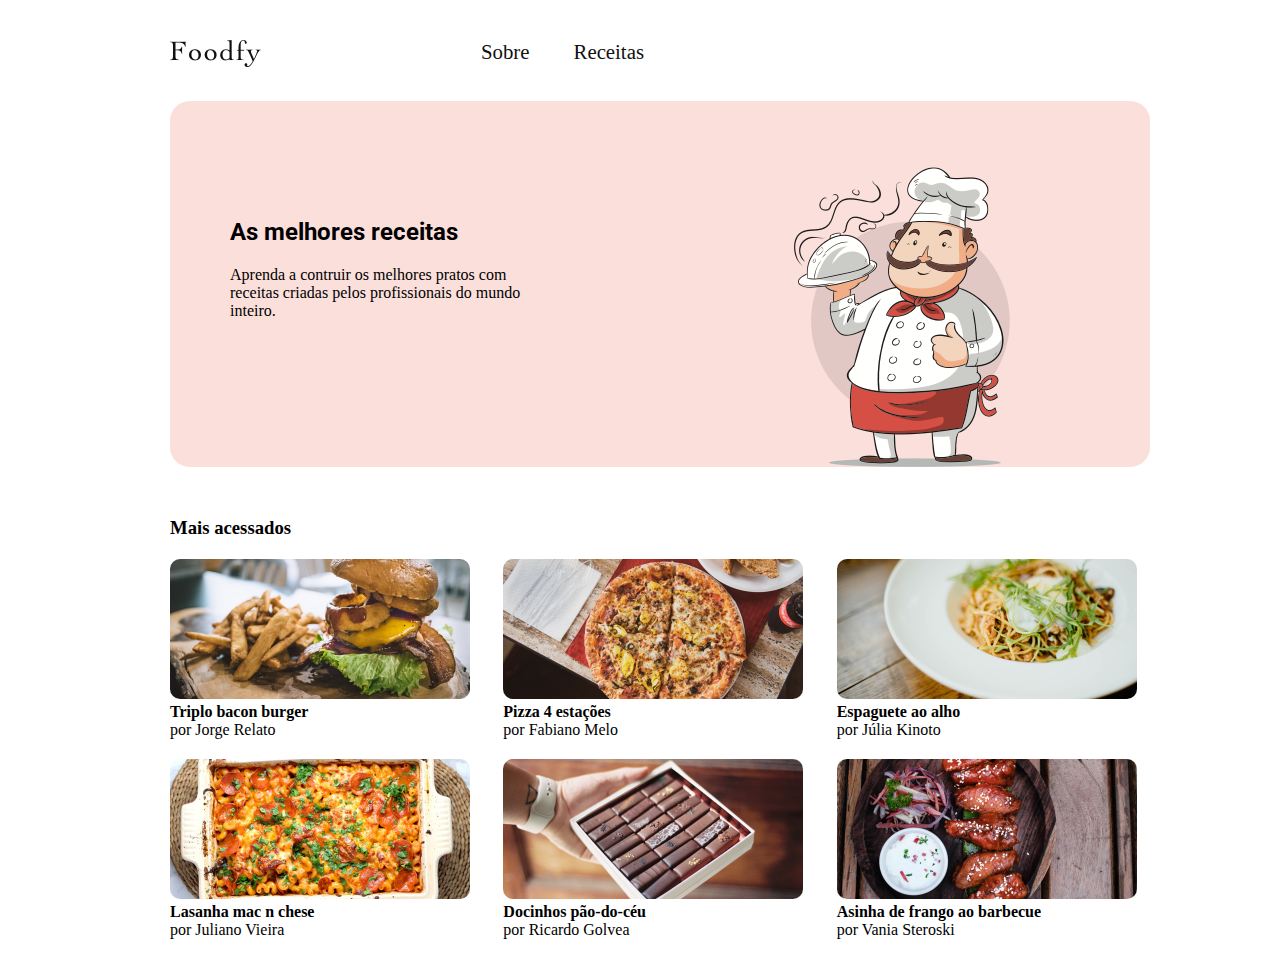
<file: index.html>
<!DOCTYPE html>
<html lang="en">
    <head>
        <meta charset="UTF-8">
        <meta name="viewport" content="width=device-width, initial-scale=1.0">
        <title>Foodfy</title>
        <link rel="stylesheet" href="styles.css">
        <link href="https://fonts.googleapis.com/css2?family=Roboto:wght@700&display=swap" rel="stylesheet">
        <link href="https://fonts.googleapis.com/css2?family=Roboto:wght@400;700&display=swap" rel="stylesheet">
    </head>

    

    <body>
        <header>
            <div class="clique">
                <a href="/index.html">clique--aquiiii</a>
            </div>
            <div class="logo">
                <img src="/assets/logo.png" alt="">
            </div>
            <buton class="menu-togle">

            </buton>
            <nav class="menu">
                <ul>
                    <li class="pri">
                        <a href="/sobre.html">Sobre</a>
                    </li>
                    <li class="seg">
                        <a href="/receitas.html">Receitas</a>
                    </li>                      
                  
                </ul>
            </nav>
        </header>
        
        
        <body>
            <div class="retangulo">
               <span> <img src="/assets/chef.png" alt=""></span>
               <h2>As melhores receitas</h2>
               <p>Aprenda a contruir os melhores pratos com receitas criadas pelos profissionais do mundo inteiro.</p>
            </div>

            <div>
                <h3 class="titulo">
                    Mais acessados
                </h3>
            </div>

            <section class="cards">
                <div>
                    <img src="/assets/burger.png" alt="">
                    <h4>Triplo bacon burger</h4>
                    <p>por Jorge Relato</p>
                </div>
                <div>
                    <img src="/assets/pizza.png" alt="">
                    <h4>Pizza 4 estações</h4>
                    <p>por Fabiano Melo</p>
                </div>
                <div>
                    <img src="/assets/espaguete.png" alt="">
                    <h4>Espaguete ao alho</h4>
                    <p>por Júlia Kinoto</p>
                </div>
                <div>
                    <img src="/assets/lasanha.png" alt="">
                    <h4>Lasanha mac n chese</h4>
                    <p>por Juliano Vieira</p>
                </div>
                <div>
                    <img src="/assets/doce.png" alt="">
                    <h4>Docinhos pão-do-céu</h4>
                    <p>por Ricardo Golvea</p>
                </div>
                <div>
                    <img src="/assets/asinhas.png" alt="">
                    <h4>Asinha de frango ao barbecue</h4>
                    <p>por Vania Steroski</p>
                </div>
                                     
            </section>

           

        </body>


   
    </body>
</html>
</file>
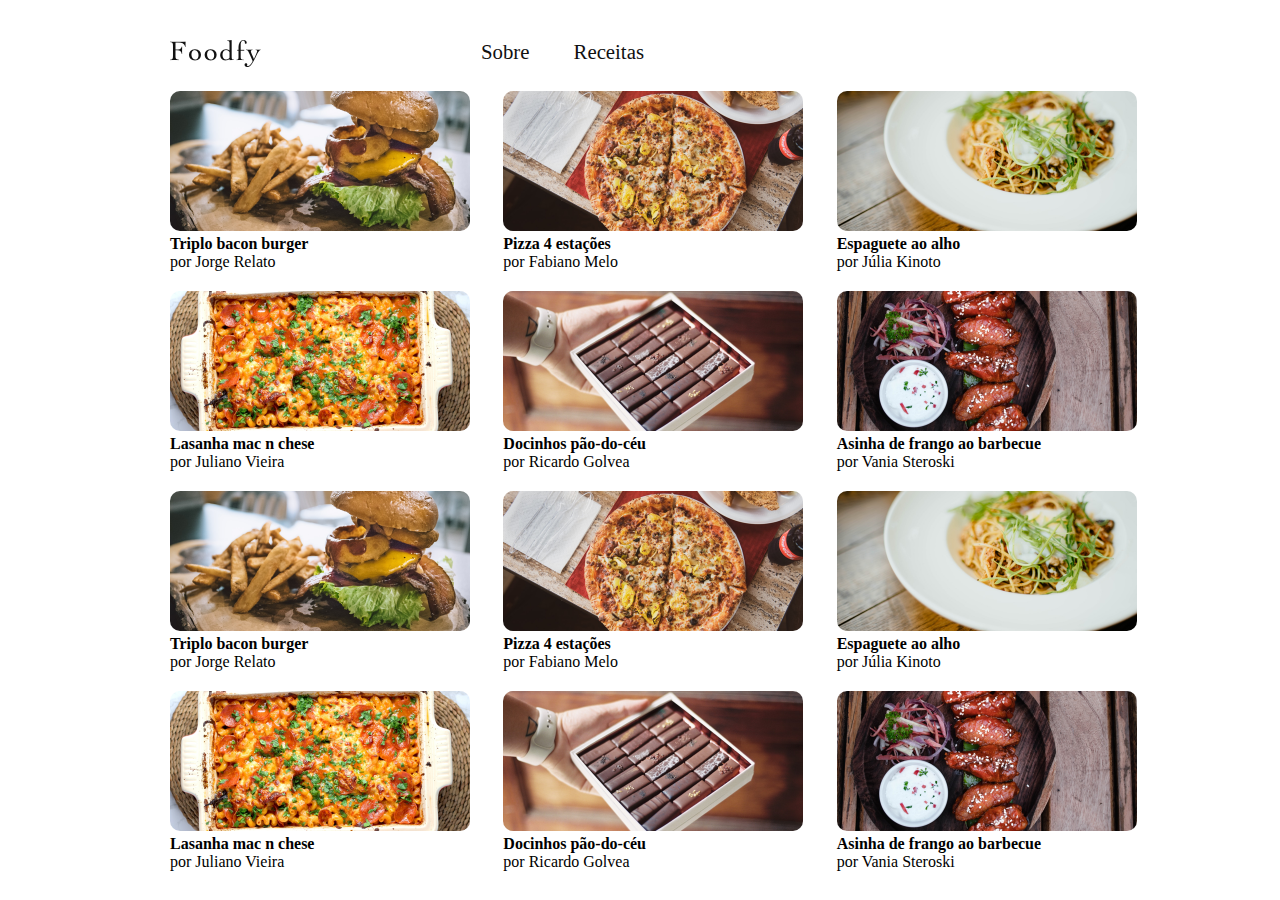
<file: receitas.html>
<!DOCTYPE html>
<html lang="en">
    <head>
        <meta charset="UTF-8">
        <meta name="viewport" content="width=device-width, initial-scale=1.0">
        <title>Foodfy</title>
        <link rel="stylesheet" href="styles.css">
        <link href="https://fonts.googleapis.com/css2?family=Roboto:wght@700&display=swap" rel="stylesheet">
        <link href="https://fonts.googleapis.com/css2?family=Roboto:wght@400;700&display=swap" rel="stylesheet">
    </head>

    

    <body>
            <div class="clique">
                <a href="/index.html">clique--aquiiii</a>
            </div>
            <div class="logo">
                <img src="/assets/logo.png" alt="">
            </div>
            <buton class="menu-togle">

            </buton>
            <nav class="menu">
                <ul>
                    <li class="pri">
                        <a href="/sobre.html">Sobre</a>
                    </li>
                    <li class="seg">
                        <a href="/receitas.html">Receitas</a>
                    </li>                      
                  
                </ul>
            </nav>

            <section class="cards">
                
                <div class="card" id="burger.png">
                    <img src="/assets/burger.png" alt="">
                    <h4>Triplo bacon burger</h4>
                    <p>por Jorge Relato</p>
                </div>
                <div class="card" id="pizza.png">
                    <img src="/assets/pizza.png" alt="">
                    <h4>Pizza 4 estações</h4>
                    <p>por Fabiano Melo</p>
                </div>
                <div class="card" id="espaguete.png">
                    <img src="/assets/espaguete.png" alt="">
                    <h4>Espaguete ao alho</h4>
                    <p>por Júlia Kinoto</p>
                </div>
                <div class="card" id="lasanha.png">
                    <img src="/assets/lasanha.png" alt="">
                    <h4>Lasanha mac n chese</h4>
                    <p>por Juliano Vieira</p>
                </div>
                <div class="card" id="doce.png">
                    <img src="/assets/doce.png" alt="">
                    <h4>Docinhos pão-do-céu</h4>
                    <p>por Ricardo Golvea</p>
                </div>
                <div class="card" id="asinhas.png">
                    <img src="/assets/asinhas.png" alt="">
                    <h4>Asinha de frango ao barbecue</h4>
                    <p>por Vania Steroski</p>
                </div>
                <div class="card" id="burger.png">
                    <img src="/assets/burger.png" alt="">
                    <h4>Triplo bacon burger</h4>
                    <p>por Jorge Relato</p>
                </div>
                <div class="card" id="pizza.png">
                    <img src="/assets/pizza.png" alt="">
                    <h4>Pizza 4 estações</h4>
                    <p>por Fabiano Melo</p>
                </div>
                <div class="card" id="espaguete.png">
                    <img src="/assets/espaguete.png" alt="">
                    <h4>Espaguete ao alho</h4>
                    <p>por Júlia Kinoto</p>
                </div>
                <div class="card" id="lasanha.png">
                    <img src="/assets/lasanha.png" alt="">
                    <h4>Lasanha mac n chese</h4>
                    <p>por Juliano Vieira</p>
                </div>
                <div class="card" id="doce.png">
                    <img src="/assets/doce.png" alt="">
                    <h4>Docinhos pão-do-céu</h4>
                    <p>por Ricardo Golvea</p>
                </div>
                <div class="card" id="asinhas.png">
                    <img src="/assets/asinhas.png" alt="">
                    <h4>Asinha de frango ao barbecue</h4>
                    <p>por Vania Steroski</p>
                                     
               
            </section>

            <div class="modal-overlay">
                <div class="modal">
                    <a  class="close-modal"></a>
                        <span class="material-icons">
                            <div class="close">
                                <img src="/assets/clear-black-18dp.svg" alt="">
                            </div>
                        </span>
                    </a>
                    <div class="selectimage">
                        <iframe src="" frameborder="0"></iframe>
                    </div>
                </div>

            
                
            </div>

           <script src="/scripts.js"></script>
    </body>
</file>
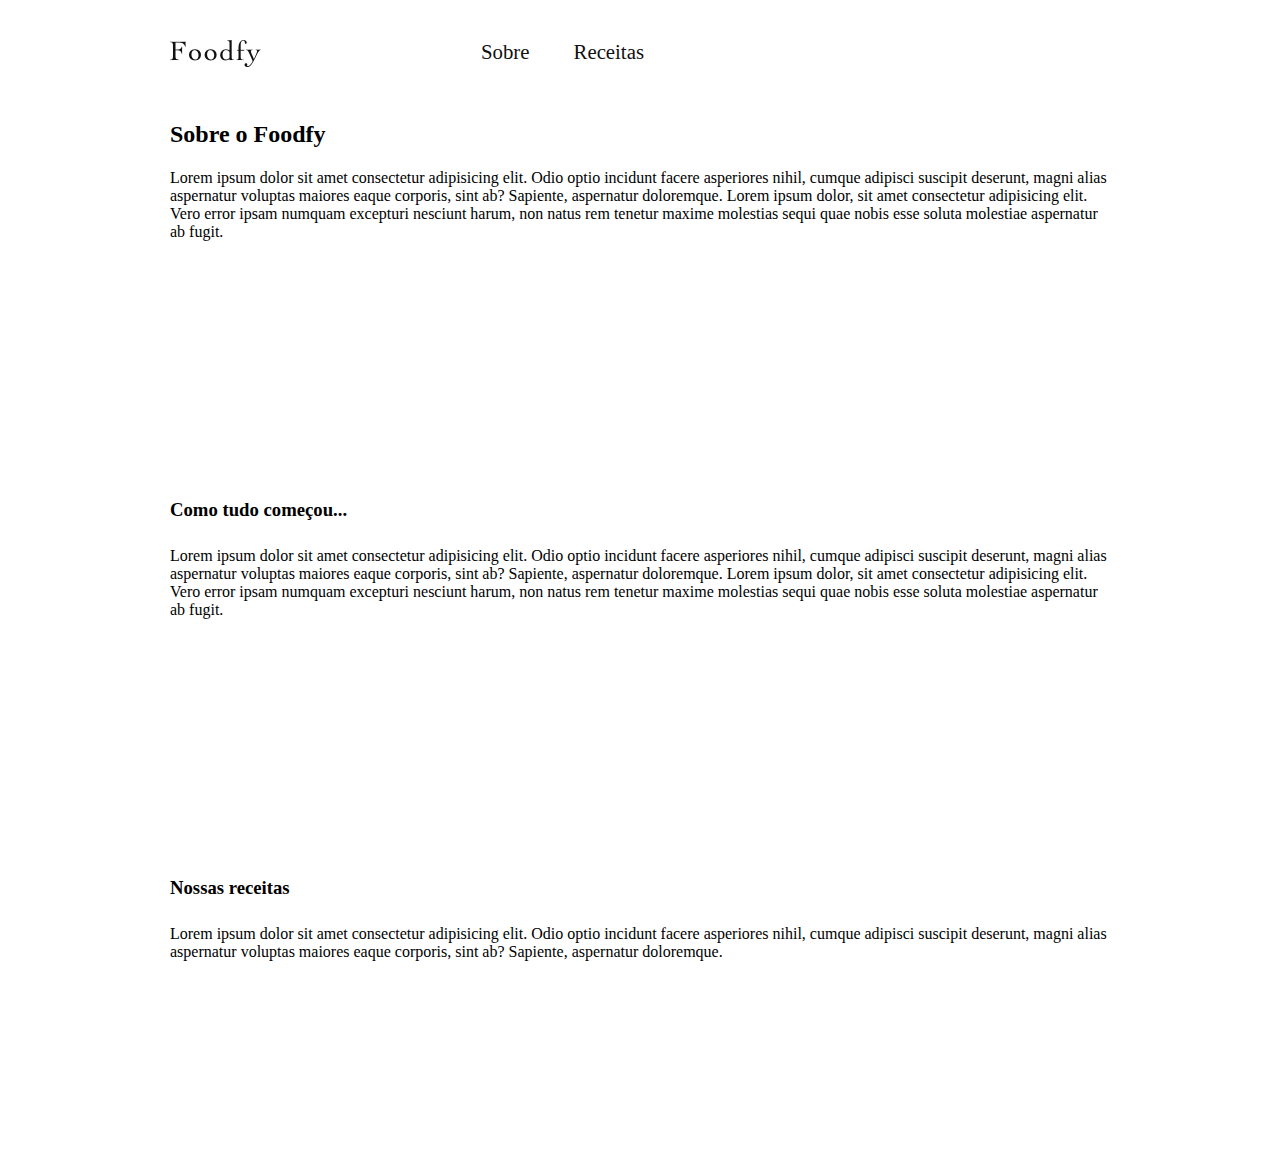
<file: sobre.html>
<!DOCTYPE html>
<html lang="en">
    <head>
        <meta charset="UTF-8">
        <meta name="viewport" content="width=device-width, initial-scale=1.0">
        <title>Foodfy</title>
        <link rel="stylesheet" href="styles.css">
        <link href="https://fonts.googleapis.com/css2?family=Roboto:wght@700&display=swap" rel="stylesheet">
        <link href="https://fonts.googleapis.com/css2?family=Roboto:wght@400;700&display=swap" rel="stylesheet">
    </head>

    

    <body>
            
            <div class="clique">
                <a href="/index.html">clique--aquiiii</a>
            </div>
            <div class="logo">
                <img src="/assets/logo.png" alt="">
            </div>
            
            <nav class="menu">
                <ul>
                    <li class="pri">
                        <a href="/sobre.html">Sobre</a>
                    </li>
                    <li class="seg">
                        <a href="/receitas.html">Receitas</a>
                    </li>                
                </ul>
            </nav>
            <div>
              <h2 class="title">Sobre o Foodfy</h2>
            </div>
            <div>
                <p class="parag1"> Lorem ipsum dolor sit amet consectetur adipisicing elit. Odio optio incidunt facere asperiores nihil, cumque adipisci suscipit deserunt, magni alias aspernatur voluptas maiores eaque corporis, sint ab? Sapiente, aspernatur doloremque.
                    Lorem ipsum dolor, sit amet consectetur adipisicing elit. Vero error ipsam numquam excepturi nesciunt harum, non natus rem tenetur maxime molestias sequi quae nobis esse soluta molestiae aspernatur ab fugit.
                </p>
            </div>
            <div>
                <h3 class="title">Como tudo começou...</h3>
              </div>
              <div>
                  <p class="parag2"> Lorem ipsum dolor sit amet consectetur adipisicing elit. Odio optio incidunt facere asperiores nihil, cumque adipisci suscipit deserunt, magni alias aspernatur voluptas maiores eaque corporis, sint ab? Sapiente, aspernatur doloremque.
                      Lorem ipsum dolor, sit amet consectetur adipisicing elit. Vero error ipsam numquam excepturi nesciunt harum, non natus rem tenetur maxime molestias sequi quae nobis esse soluta molestiae aspernatur ab fugit.
                  </p>
              </div>
              <div>
                <h3 class="title">Nossas receitas</h3>
              </div>
              <div>
                  <p class="parag3"> Lorem ipsum dolor sit amet consectetur adipisicing elit. Odio optio incidunt facere asperiores nihil, cumque adipisci suscipit deserunt, magni alias aspernatur voluptas maiores eaque corporis, sint ab? Sapiente, aspernatur doloremque.
                  </p>
              </div>


    </body>
</file>
<file: styles.css>
* {
  margin: 0;
  padding: 0;
  border: 0;
  text-decoration: none;
  
}

:root {
  --cor-texto: #111111;
}

body {
  background-color: white;  
  
}

header {
  width: 90%;
  max-width: 980px;
  min-width: 320px;
}
.clique {
  
  position: absolute;
  display: inline-block;
  padding-left: 170px;
  padding-top: 40px;
  height: 40px;

}

.clique a {
  opacity: 0;
}

.logo {
 
  display: inline-block;
  padding-left: 170px;
  padding-top: 40px;
}

.menu {
  display: inline-block;
  position: absolute;
  padding: 20px;
  width: 90%;
  max-width: 980px;
}

.pri{
  display: inline-block;
 
  padding-left: 200px;
  padding-top: 20px;
  
}
.seg{
  display: inline-block;
  
  padding-left: 40px;
}

.menu li a {
  color: var(--cor-texto);
  font-size: 1.3em; 
}

.retangulo {
  margin-left: 100px;
  margin-top: 30px;
  position: relative;
  background-color:#FBDFDB;
  right: 70px;
  left: 70px;
  width: 90%;
  max-width: 980px;
  height: 366px;
  border-radius: 20px;
}

.retangulo img {
  position: absolute;
  width: 216px;
  height: 300px;
  padding-left: 624px;
  padding-top: 66px;
}

.retangulo h2 {
  padding-top: 117px;
  padding-left: 60px;
  width: 90%;
  max-width: 980px;
  height: 38px;
  font-family: 'Roboto', sans-serif;

}

.retangulo p {
  padding-top: 10px;
  max-width: 305px;
  padding-left: 60px;
  font-family: 'Roboto-regular';
}

.titulo {
  margin-top: 50px;
  margin-left: 170px;
}

.cards {
  max-width: 800px;
  margin-left: 170px;
  margin-top: 20px;

  display: grid;
  grid-template-columns: repeat(auto-fit, minmax(250px, 1fr));
  grid-gap: 20px;
  
  padding-bottom: 20px;
  width: 90%;
  max-width: 980px;
}

.cards img {
  width: 300px;
  height: 140px;
  border-radius: 10px;  
 
}

/* Pagina Sobre */

.title {
  width: 300px;
  height: 28px;
  margin-top: 50px;
  margin-left: 170px;
}

.parag1,
.parag2 {

  display: inline-block;
  
  height: 280px;
  margin-top: 20px;
  margin-left: 170px;

  max-width: 940px;
}

.parag3 {
 
  display: inline-block;
  
  height: 112px;
  margin-top: 20px;
  margin-left: 170px;
  margin-bottom: 112px;

  max-width: 940px;
}

/* Modal */

.modal-overlay {
  background-color: rgba(0, 0, 0, 0.7);
  width: 100%;
  height: 100%;
  position: fixed;
  top: 0;
  opacity: 0;
  visibility: hidden;
}
.modal {
  background-color: white;
  height: 90%;
  width: 90%;
  margin: 5vh auto;
  position: relative;


}

.material-icons {
  float: right;
  position: absolute;
  right: 8px;
  top: 8px;
  cursor: pointer;
}

/* Modal active */

.modal-overlay.active {
  opacity: 1;
  visibility: visible;
  
}

.selectimage iframe {
  margin-top: 250px;
  margin-left: 35%;
  height: 400px;
  width: 800px;
  
}

@media (max-width: 630px) {
 body .retangulo {
   width: 90%;
   max-width: 980px;
   margin: auto;
   display: flex;
   flex-direction: column;
   text-align: center;
 }
 .retangulo img {
   order: -1;
 }


}
</file>
